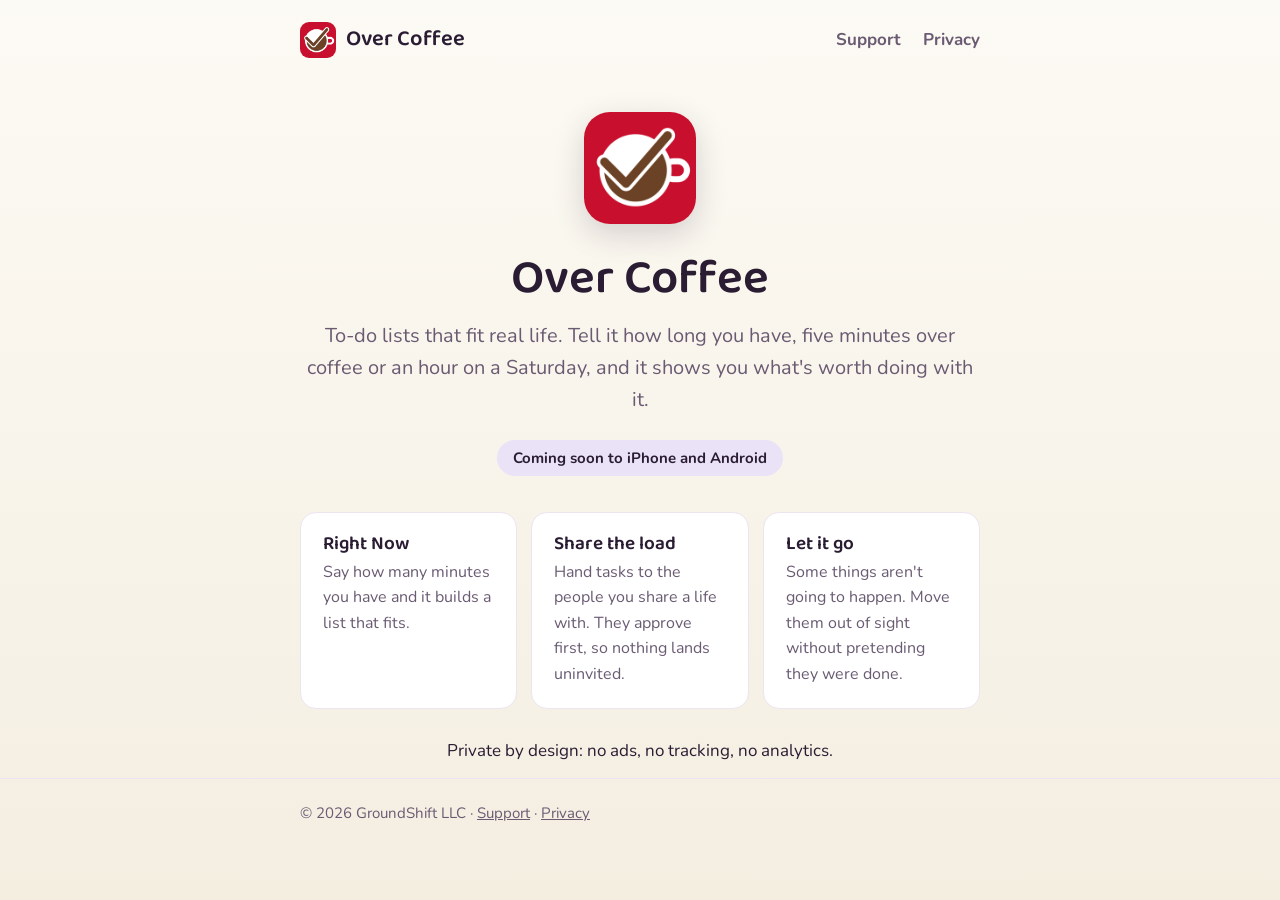
<file: index.html>
<!doctype html>
<html lang="en">
<head>
  <meta charset="utf-8">
  <meta name="viewport" content="width=device-width, initial-scale=1">
  <title>Over Coffee · To-do lists that fit real life</title>
  <meta name="description" content="Over Coffee is a to-do list that fits around real life. Say how many minutes you have and it builds a list that fits.">
  <link rel="icon" href="/favicon.png">
  <link rel="preconnect" href="https://fonts.googleapis.com">
  <link rel="preconnect" href="https://fonts.gstatic.com" crossorigin>
  <link href="https://fonts.googleapis.com/css2?family=Baloo+2:wght@600&family=Nunito:wght@400;700;800&display=swap" rel="stylesheet">
  <link rel="stylesheet" href="/style.css">
</head>
<body>
  <header class="site">
    <div class="wrap">
      <a class="brand" href="/"><img src="/icon.png" alt="">Over Coffee</a>
      <nav>
        <a href="/support/">Support</a>
        <a href="/privacy/">Privacy</a>
      </nav>
    </div>
  </header>

  <main class="wrap">
    <section class="hero">
      <img src="/icon.png" alt="The Over Coffee icon: a coffee cup with a tick">
      <h1>Over Coffee</h1>
      <p class="lede">To-do lists that fit real life. Tell it how long you have, five minutes over coffee or an hour on a Saturday, and it shows you what's worth doing with it.</p>
      <span class="pill">Coming soon to iPhone and Android</span>
    </section>

    <div class="grid">
      <div class="card">
        <h3>Right Now</h3>
        <p>Say how many minutes you have and it builds a list that fits.</p>
      </div>
      <div class="card">
        <h3>Share the load</h3>
        <p>Hand tasks to the people you share a life with. They approve first, so nothing lands uninvited.</p>
      </div>
      <div class="card">
        <h3>Let it go</h3>
        <p>Some things aren't going to happen. Move them out of sight without pretending they were done.</p>
      </div>
    </div>

    <p style="text-align:center">Private by design: no ads, no tracking, no analytics.</p>
  </main>

  <footer class="site">
    <div class="wrap">
      © 2026 GroundShift LLC · <a href="/support/">Support</a> · <a href="/privacy/">Privacy</a>
    </div>
  </footer>
</body>
</html>
</file>
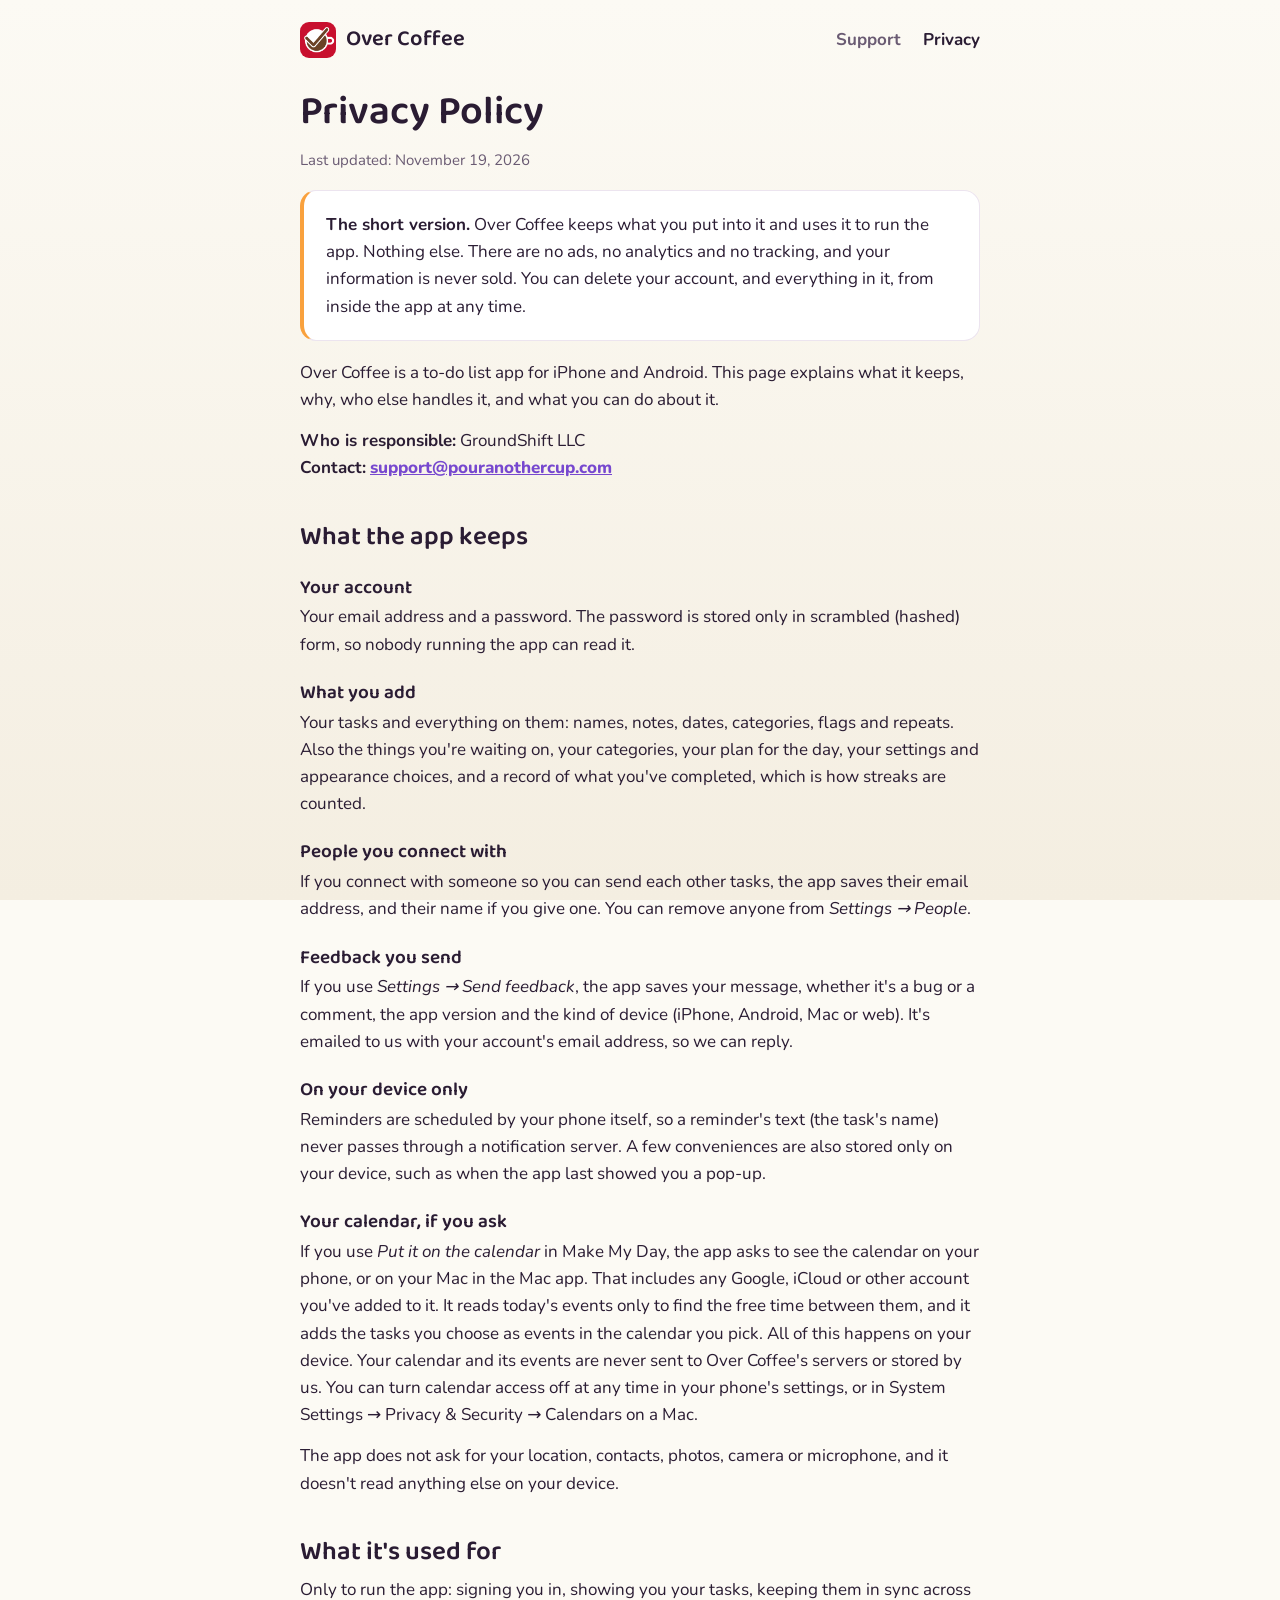
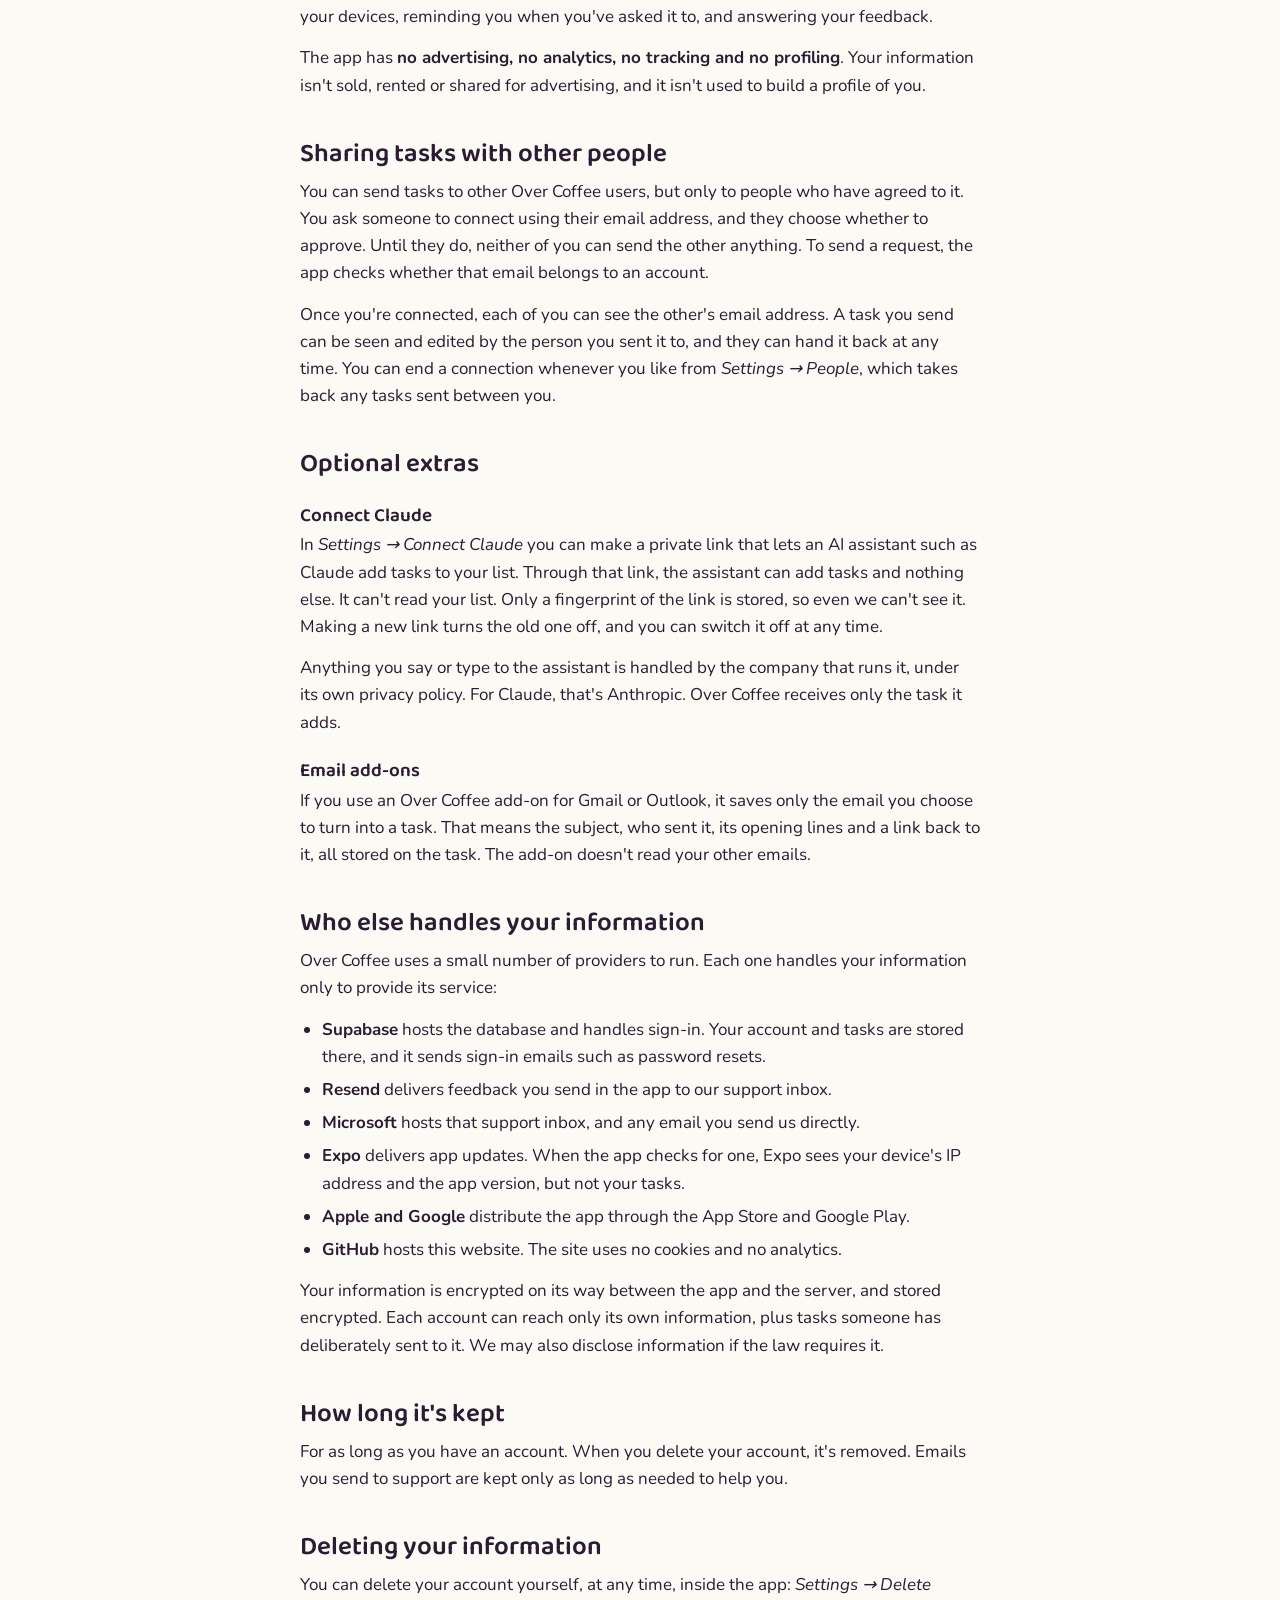
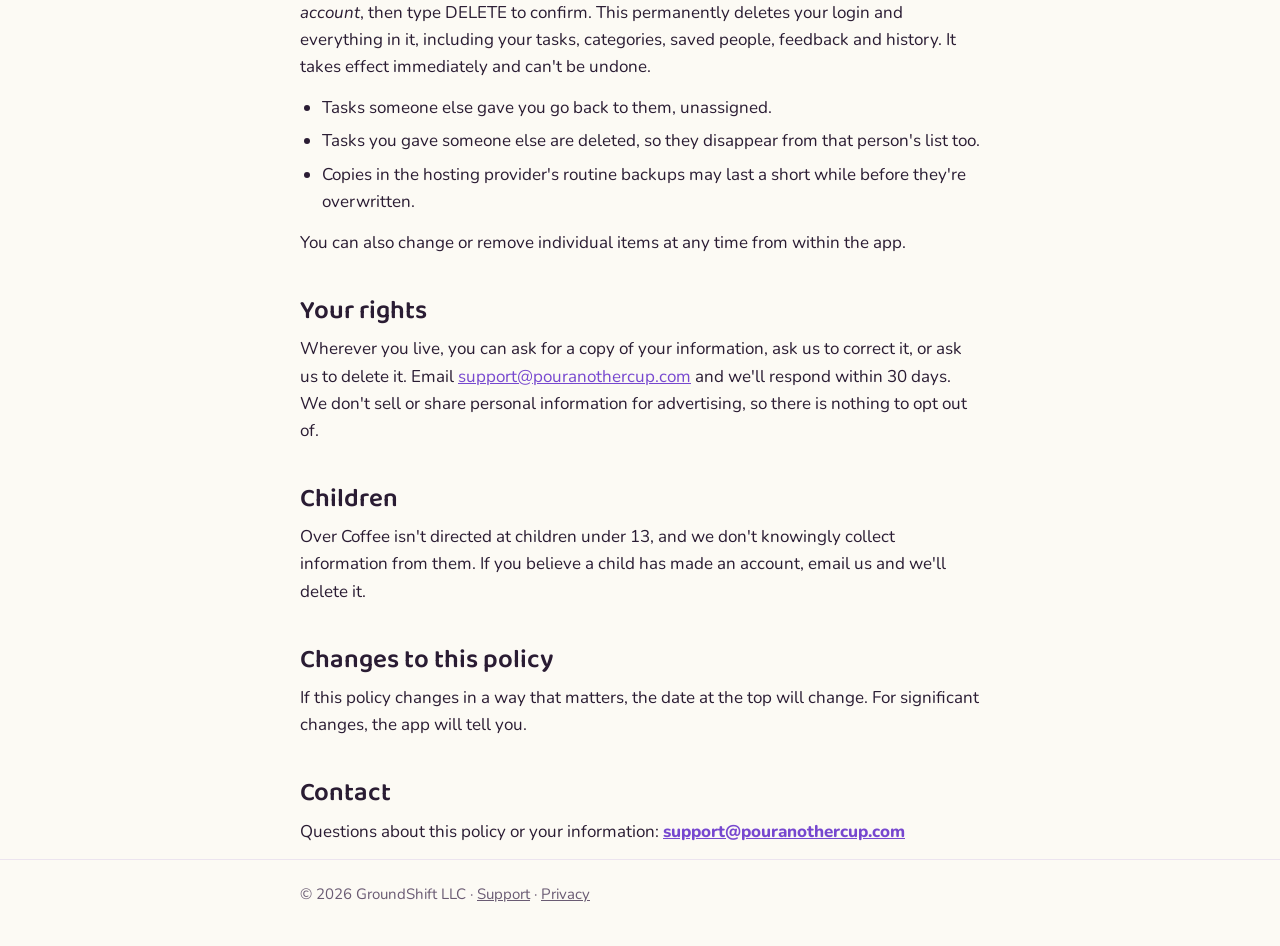
<file: privacy/index.html>
<!doctype html>
<html lang="en">
<head>
  <meta charset="utf-8">
  <meta name="viewport" content="width=device-width, initial-scale=1">
  <title>Privacy Policy · Over Coffee</title>
  <meta name="description" content="What Over Coffee keeps, why, who else handles it, and how to delete it.">
  <link rel="icon" href="/favicon.png">
  <link rel="preconnect" href="https://fonts.googleapis.com">
  <link rel="preconnect" href="https://fonts.gstatic.com" crossorigin>
  <link href="https://fonts.googleapis.com/css2?family=Baloo+2:wght@600&family=Nunito:wght@400;700;800&display=swap" rel="stylesheet">
  <link rel="stylesheet" href="/style.css">
</head>
<body>
  <header class="site">
    <div class="wrap">
      <a class="brand" href="/"><img src="/icon.png" alt="">Over Coffee</a>
      <nav>
        <a href="/support/">Support</a>
        <a href="/privacy/" aria-current="page">Privacy</a>
      </nav>
    </div>
  </header>

  <main class="wrap">
    <h1>Privacy Policy</h1>
    <p class="updated">Last updated: November 19, 2026</p>

    <div class="card short">
      <p><strong>The short version.</strong> Over Coffee keeps what you put into it and uses it to run the app. Nothing else. There are no ads, no analytics and no tracking, and your information is never sold. You can delete your account, and everything in it, from inside the app at any time.</p>
    </div>

    <p>Over Coffee is a to-do list app for iPhone and Android. This page explains what it keeps, why, who else handles it, and what you can do about it.</p>
    <p><strong>Who is responsible:</strong> GroundShift LLC<br>
    <strong>Contact:</strong> <a class="email" href="mailto:support@pouranothercup.com">support@pouranothercup.com</a></p>

    <h2>What the app keeps</h2>
    <h3>Your account</h3>
    <p>Your email address and a password. The password is stored only in scrambled (hashed) form, so nobody running the app can read it.</p>

    <h3>What you add</h3>
    <p>Your tasks and everything on them: names, notes, dates, categories, flags and repeats. Also the things you're waiting on, your categories, your plan for the day, your settings and appearance choices, and a record of what you've completed, which is how streaks are counted.</p>

    <h3>People you connect with</h3>
    <p>If you connect with someone so you can send each other tasks, the app saves their email address, and their name if you give one. You can remove anyone from <em>Settings → People</em>.</p>

    <h3>Feedback you send</h3>
    <p>If you use <em>Settings → Send feedback</em>, the app saves your message, whether it's a bug or a comment, the app version and the kind of device (iPhone, Android, Mac or web). It's emailed to us with your account's email address, so we can reply.</p>

    <h3>On your device only</h3>
    <p>Reminders are scheduled by your phone itself, so a reminder's text (the task's name) never passes through a notification server. A few conveniences are also stored only on your device, such as when the app last showed you a pop-up.</p>

    <h3>Your calendar, if you ask</h3>
    <p>If you use <em>Put it on the calendar</em> in Make My Day, the app asks to see the calendar on your phone, or on your Mac in the Mac app. That includes any Google, iCloud or other account you've added to it. It reads today's events only to find the free time between them, and it adds the tasks you choose as events in the calendar you pick. All of this happens on your device. Your calendar and its events are never sent to Over Coffee's servers or stored by us. You can turn calendar access off at any time in your phone's settings, or in System Settings → Privacy &amp; Security → Calendars on a Mac.</p>

    <p>The app does not ask for your location, contacts, photos, camera or microphone, and it doesn't read anything else on your device.</p>

    <h2>What it's used for</h2>
    <p>Only to run the app: signing you in, showing you your tasks, keeping them in sync across your devices, reminding you when you've asked it to, and answering your feedback.</p>
    <p>The app has <strong>no advertising, no analytics, no tracking and no profiling</strong>. Your information isn't sold, rented or shared for advertising, and it isn't used to build a profile of you.</p>

    <h2>Sharing tasks with other people</h2>
    <p>You can send tasks to other Over Coffee users, but only to people who have agreed to it. You ask someone to connect using their email address, and they choose whether to approve. Until they do, neither of you can send the other anything. To send a request, the app checks whether that email belongs to an account.</p>
    <p>Once you're connected, each of you can see the other's email address. A task you send can be seen and edited by the person you sent it to, and they can hand it back at any time. You can end a connection whenever you like from <em>Settings → People</em>, which takes back any tasks sent between you.</p>

    <h2>Optional extras</h2>
    <h3>Connect Claude</h3>
    <p>In <em>Settings → Connect Claude</em> you can make a private link that lets an AI assistant such as Claude add tasks to your list. Through that link, the assistant can add tasks and nothing else. It can't read your list. Only a fingerprint of the link is stored, so even we can't see it. Making a new link turns the old one off, and you can switch it off at any time.</p>
    <p>Anything you say or type to the assistant is handled by the company that runs it, under its own privacy policy. For Claude, that's Anthropic. Over Coffee receives only the task it adds.</p>

    <h3>Email add-ons</h3>
    <p>If you use an Over Coffee add-on for Gmail or Outlook, it saves only the email you choose to turn into a task. That means the subject, who sent it, its opening lines and a link back to it, all stored on the task. The add-on doesn't read your other emails.</p>

    <h2>Who else handles your information</h2>
    <p>Over Coffee uses a small number of providers to run. Each one handles your information only to provide its service:</p>
    <ul>
      <li><strong>Supabase</strong> hosts the database and handles sign-in. Your account and tasks are stored there, and it sends sign-in emails such as password resets.</li>
      <li><strong>Resend</strong> delivers feedback you send in the app to our support inbox.</li>
      <li><strong>Microsoft</strong> hosts that support inbox, and any email you send us directly.</li>
      <li><strong>Expo</strong> delivers app updates. When the app checks for one, Expo sees your device's IP address and the app version, but not your tasks.</li>
      <li><strong>Apple and Google</strong> distribute the app through the App Store and Google Play.</li>
      <li><strong>GitHub</strong> hosts this website. The site uses no cookies and no analytics.</li>
    </ul>
    <p>Your information is encrypted on its way between the app and the server, and stored encrypted. Each account can reach only its own information, plus tasks someone has deliberately sent to it. We may also disclose information if the law requires it.</p>

    <h2>How long it's kept</h2>
    <p>For as long as you have an account. When you delete your account, it's removed. Emails you send to support are kept only as long as needed to help you.</p>

    <h2>Deleting your information</h2>
    <p>You can delete your account yourself, at any time, inside the app: <em>Settings → Delete account</em>, then type DELETE to confirm. This permanently deletes your login and everything in it, including your tasks, categories, saved people, feedback and history. It takes effect immediately and can't be undone.</p>
    <ul>
      <li>Tasks someone else gave you go back to them, unassigned.</li>
      <li>Tasks you gave someone else are deleted, so they disappear from that person's list too.</li>
      <li>Copies in the hosting provider's routine backups may last a short while before they're overwritten.</li>
    </ul>
    <p>You can also change or remove individual items at any time from within the app.</p>

    <h2>Your rights</h2>
    <p>Wherever you live, you can ask for a copy of your information, ask us to correct it, or ask us to delete it. Email <a href="mailto:support@pouranothercup.com">support@pouranothercup.com</a> and we'll respond within 30 days. We don't sell or share personal information for advertising, so there is nothing to opt out of.</p>

    <h2>Children</h2>
    <p>Over Coffee isn't directed at children under 13, and we don't knowingly collect information from them. If you believe a child has made an account, email us and we'll delete it.</p>

    <h2>Changes to this policy</h2>
    <p>If this policy changes in a way that matters, the date at the top will change. For significant changes, the app will tell you.</p>

    <h2>Contact</h2>
    <p>Questions about this policy or your information: <a class="email" href="mailto:support@pouranothercup.com">support@pouranothercup.com</a></p>
  </main>

  <footer class="site">
    <div class="wrap">
      © 2026 GroundShift LLC · <a href="/support/">Support</a> · <a href="/privacy/">Privacy</a>
    </div>
  </footer>
</body>
</html>
</file>
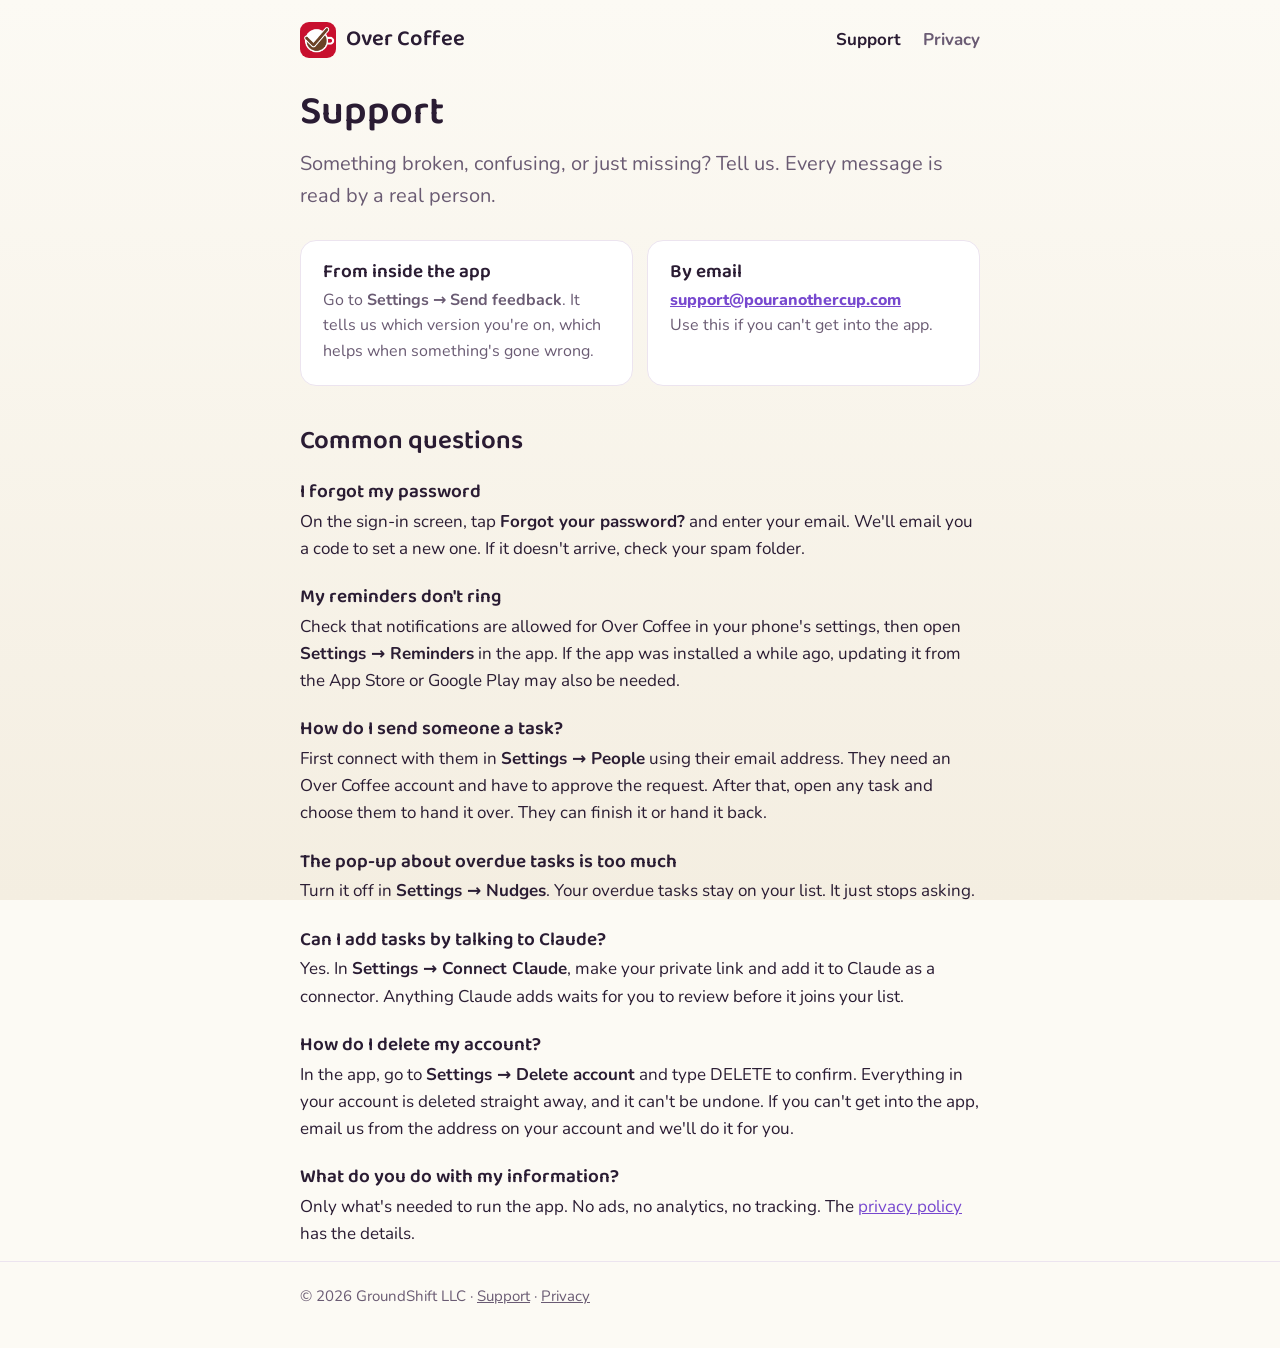
<file: support/index.html>
<!doctype html>
<html lang="en">
<head>
  <meta charset="utf-8">
  <meta name="viewport" content="width=device-width, initial-scale=1">
  <title>Support · Over Coffee</title>
  <meta name="description" content="How to get help with Over Coffee, and answers to common questions.">
  <link rel="icon" href="/favicon.png">
  <link rel="preconnect" href="https://fonts.googleapis.com">
  <link rel="preconnect" href="https://fonts.gstatic.com" crossorigin>
  <link href="https://fonts.googleapis.com/css2?family=Baloo+2:wght@600&family=Nunito:wght@400;700;800&display=swap" rel="stylesheet">
  <link rel="stylesheet" href="/style.css">
</head>
<body>
  <header class="site">
    <div class="wrap">
      <a class="brand" href="/"><img src="/icon.png" alt="">Over Coffee</a>
      <nav>
        <a href="/support/" aria-current="page">Support</a>
        <a href="/privacy/">Privacy</a>
      </nav>
    </div>
  </header>

  <main class="wrap">
    <h1>Support</h1>
    <p class="lede">Something broken, confusing, or just missing? Tell us. Every message is read by a real person.</p>

    <div class="grid">
      <div class="card">
        <h3>From inside the app</h3>
        <p>Go to <strong>Settings → Send feedback</strong>. It tells us which version you're on, which helps when something's gone wrong.</p>
      </div>
      <div class="card">
        <h3>By email</h3>
        <p><a class="email" href="mailto:support@pouranothercup.com">support@pouranothercup.com</a><br>Use this if you can't get into the app.</p>
      </div>
    </div>

    <h2>Common questions</h2>

    <h3>I forgot my password</h3>
    <p>On the sign-in screen, tap <strong>Forgot your password?</strong> and enter your email. We'll email you a code to set a new one. If it doesn't arrive, check your spam folder.</p>

    <h3>My reminders don't ring</h3>
    <p>Check that notifications are allowed for Over Coffee in your phone's settings, then open <strong>Settings → Reminders</strong> in the app. If the app was installed a while ago, updating it from the App Store or Google Play may also be needed.</p>

    <h3>How do I send someone a task?</h3>
    <p>First connect with them in <strong>Settings → People</strong> using their email address. They need an Over Coffee account and have to approve the request. After that, open any task and choose them to hand it over. They can finish it or hand it back.</p>

    <h3>The pop-up about overdue tasks is too much</h3>
    <p>Turn it off in <strong>Settings → Nudges</strong>. Your overdue tasks stay on your list. It just stops asking.</p>

    <h3>Can I add tasks by talking to Claude?</h3>
    <p>Yes. In <strong>Settings → Connect Claude</strong>, make your private link and add it to Claude as a connector. Anything Claude adds waits for you to review before it joins your list.</p>

    <h3 id="delete-account">How do I delete my account?</h3>
    <p>In the app, go to <strong>Settings → Delete account</strong> and type DELETE to confirm. Everything in your account is deleted straight away, and it can't be undone. If you can't get into the app, email us from the address on your account and we'll do it for you.</p>

    <h3>What do you do with my information?</h3>
    <p>Only what's needed to run the app. No ads, no analytics, no tracking. The <a href="/privacy/">privacy policy</a> has the details.</p>
  </main>

  <footer class="site">
    <div class="wrap">
      © 2026 GroundShift LLC · <a href="/support/">Support</a> · <a href="/privacy/">Privacy</a>
    </div>
  </footer>
</body>
</html>
</file>
<file: style.css>
/* Over Coffee's site: the app's Golden Hour palette, cream by day and
   moonlit blue at night, in the app's own fonts. */

:root {
  --page: #fcfaf4;
  --page-2: #f4eee1;
  --surface: #ffffff;
  --ink: #2a1c33;
  --muted: #6a5b73;
  --hairline: #ece4ef;
  --accent: #7748cf;
  --accent-tint: #eae3f8;
  --warm: #f9a13d;
  --brand: #c8102e;
}

@media (prefers-color-scheme: dark) {
  :root {
    --page: #191b3a;
    --page-2: #0f1126;
    --surface: #1e2042;
    --ink: #eef0ff;
    --muted: #a6aad2;
    --hairline: #30345e;
    --accent: #ffdd7a;
    --accent-tint: #2c2f5c;
    --warm: #ff6ec7;
  }
}

* { box-sizing: border-box; }

html { -webkit-text-size-adjust: 100%; }

body {
  margin: 0;
  min-height: 100vh;
  background: linear-gradient(180deg, var(--page) 0%, var(--page-2) 100%) fixed;
  background-color: var(--page);
  color: var(--ink);
  font-family: 'Nunito', system-ui, -apple-system, 'Segoe UI', sans-serif;
  font-size: 17px;
  line-height: 1.6;
}

.wrap {
  max-width: 720px;
  margin: 0 auto;
  padding: 0 20px;
}

header.site {
  padding: 22px 0;
}

header.site .wrap {
  display: flex;
  align-items: center;
  justify-content: space-between;
  gap: 16px;
  flex-wrap: wrap;
}

.brand {
  display: flex;
  align-items: center;
  gap: 10px;
  color: var(--ink);
  text-decoration: none;
  font-family: 'Baloo 2', 'Nunito', sans-serif;
  font-weight: 600;
  font-size: 22px;
}

.brand img {
  width: 36px;
  height: 36px;
  border-radius: 9px;
}

nav a {
  color: var(--muted);
  text-decoration: none;
  font-weight: 700;
  margin-left: 18px;
}

nav a:first-child { margin-left: 0; }

nav a:hover,
nav a[aria-current='page'] { color: var(--ink); }

main { padding: 24px 0 56px; }

h1, h2, h3 {
  font-family: 'Baloo 2', 'Nunito', sans-serif;
  font-weight: 600;
  line-height: 1.2;
}

h1 { font-size: 40px; margin: 8px 0 12px; }
h2 { font-size: 26px; margin: 40px 0 8px; }
h3 { font-size: 19px; margin: 24px 0 4px; }

p, ul { margin: 0 0 14px; }
ul { padding-left: 22px; }
li { margin-bottom: 6px; }

a { color: var(--accent); }

.lede {
  font-size: 20px;
  color: var(--muted);
  margin-bottom: 24px;
}

.updated {
  color: var(--muted);
  font-size: 15px;
}

.card {
  background: var(--surface);
  border: 1px solid var(--hairline);
  border-radius: 16px;
  padding: 20px 22px;
  margin: 18px 0;
}

.card > :last-child { margin-bottom: 0; }

.card h2:first-child,
.card h3:first-child { margin-top: 0; }

.short {
  border-left: 4px solid var(--warm);
}

.hero {
  text-align: center;
  padding: 32px 0 8px;
}

.hero img {
  width: 112px;
  height: 112px;
  border-radius: 26px;
  box-shadow: 0 10px 30px rgba(42, 28, 51, 0.18);
}

.hero h1 { font-size: 48px; margin-top: 18px; }

.pill {
  display: inline-block;
  background: var(--accent-tint);
  color: var(--ink);
  border-radius: 999px;
  padding: 6px 16px;
  font-weight: 700;
  font-size: 15px;
}

.grid {
  display: grid;
  grid-template-columns: repeat(auto-fit, minmax(200px, 1fr));
  gap: 14px;
  margin: 28px 0;
}

.grid .card { margin: 0; }
.grid h3 { margin-top: 0; }
.grid p { color: var(--muted); font-size: 16px; }

.email {
  font-weight: 800;
  word-break: break-all;
}

footer.site {
  border-top: 1px solid var(--hairline);
  padding: 22px 0 40px;
  color: var(--muted);
  font-size: 15px;
}

footer.site a { color: var(--muted); }

@media (max-width: 520px) {
  body { font-size: 16px; }
  h1 { font-size: 32px; }
  .hero h1 { font-size: 38px; }
  h2 { font-size: 23px; }
  nav a { margin-left: 14px; }
}
</file>
